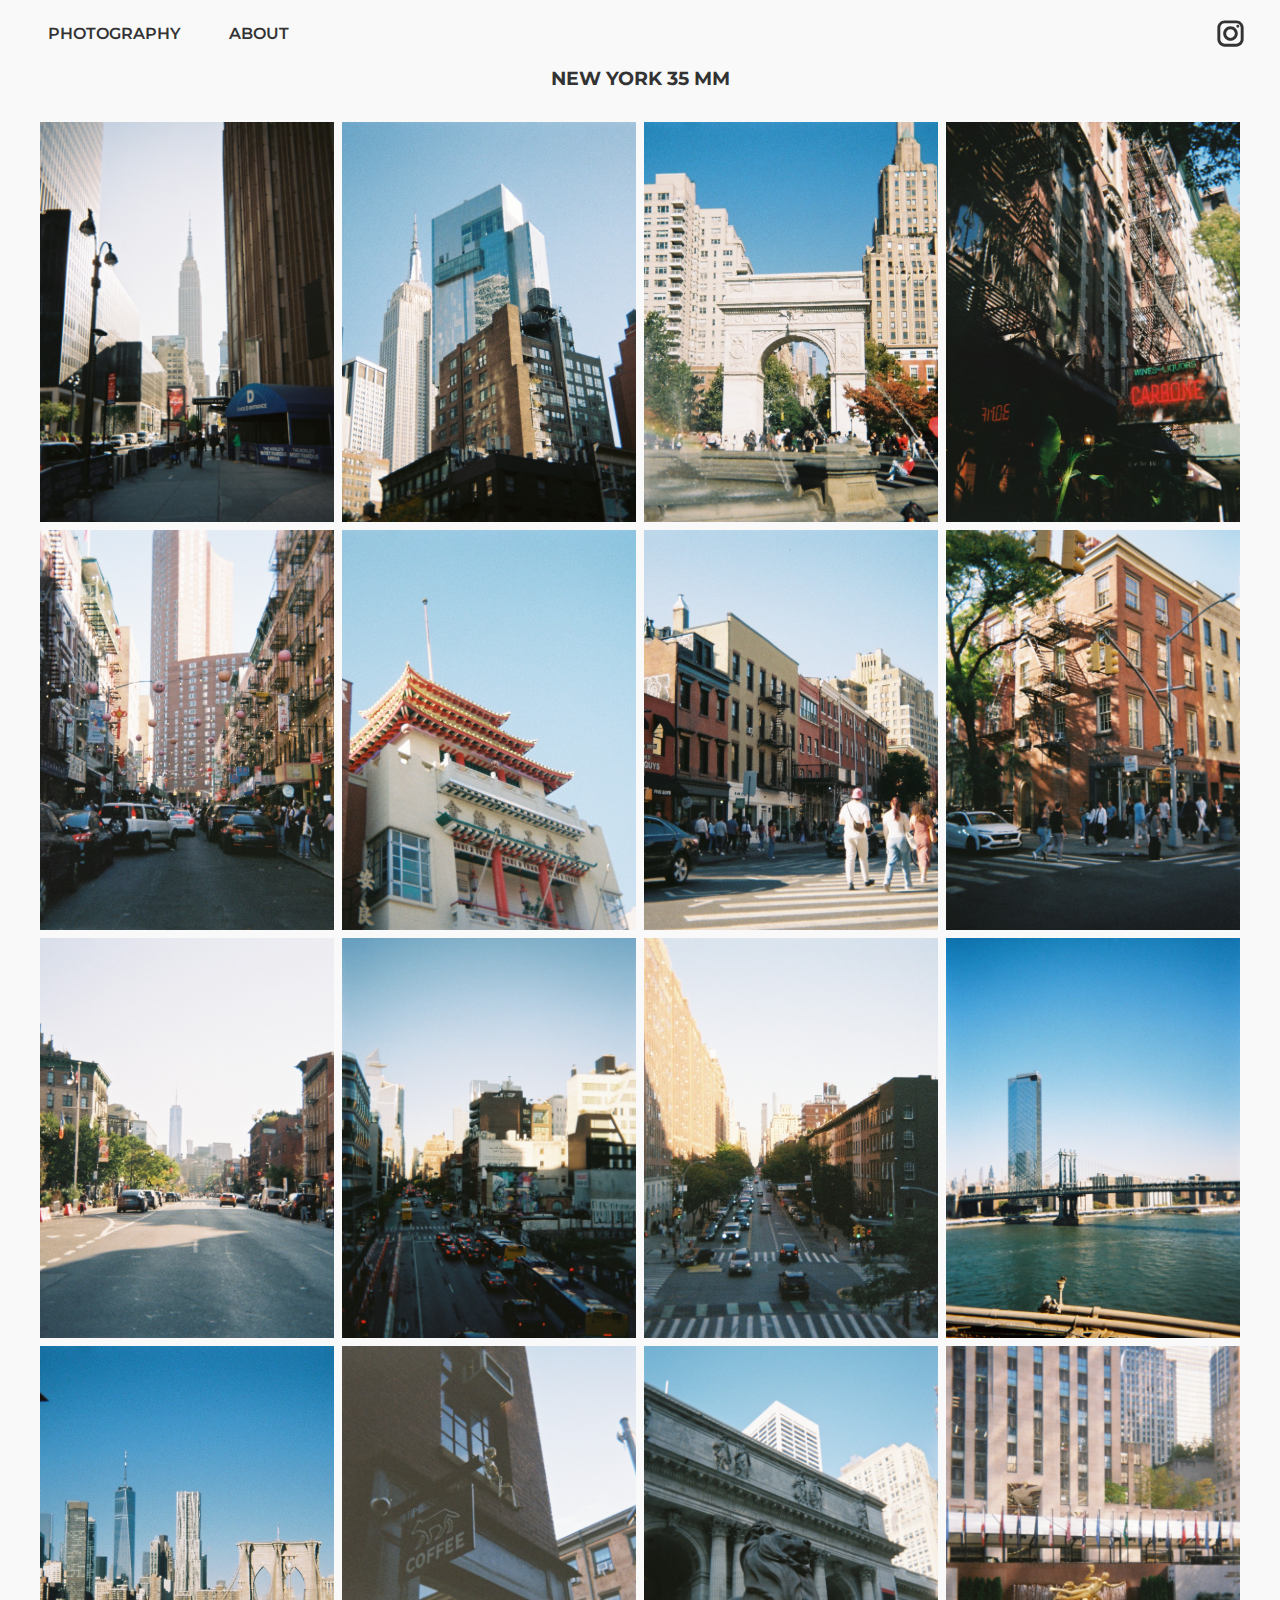
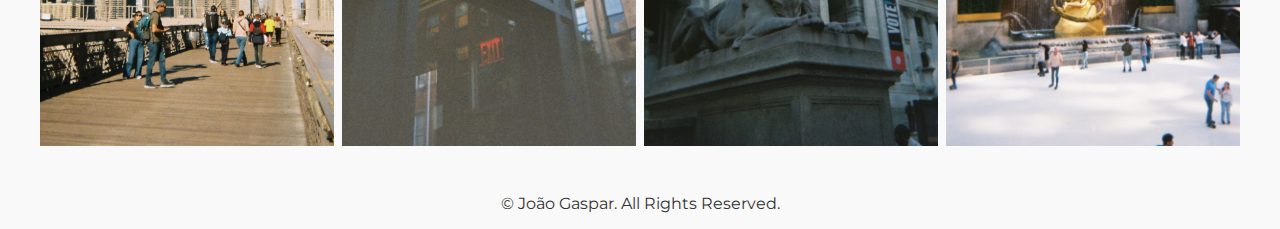
<file: newyork35.html>
<!DOCTYPE html>
<html lang="en">

<head>
    <meta charset="UTF-8">
    <meta name="viewport" content="width=device-width, initial-scale=1.0">
    <title>@joaoamgaspar - work</title>
    <link href="https://fonts.googleapis.com/css2?family=Montserrat:wght@400;700&display=swap" rel="stylesheet">
    <link rel="stylesheet" href="css/styles-masonry.css">
</head>

<body>
    <header>
        <nav>
            <ul>
                <li><a href="index.html">PHOTOGRAPHY</a></li>
                <li><a href="about.html">ABOUT</a></li>
            </ul>
            <!-- Instagram Icon -->
            <a href="https://www.instagram.com/joaoamgaspar" target="_blank" class="instagram-link">
                <img src="assets/icons8-instagram.svg" alt="Instagram" class="instagram-icon">
            </a>
        </nav>
        <h3>NEW YORK 35 MM</h3>
    </header>
    <main>
        <div class="masonry-grid">
            <div class="masonry-item">
                <img src="images/nyc35mm/nyc-002.JPG" alt="newyork35" data-large="images/nyc35mm/nyc-002.JPG">
            </div>
            <div class="masonry-item">
                <img src="images/nyc35mm/nyc-003.JPG" alt="newyork35" data-large="images/nyc35mm/nyc-003.JPG">
            </div>
            <div class="masonry-item">
                <img src="images/nyc35mm/nyc-004.JPG" alt="newyork35" data-large="images/nyc35mm/nyc-004.JPG">
            </div>
            <div class="masonry-item">
                <img src="images/nyc35mm/nyc-005.JPG" alt="newyork35" data-large="images/nyc35mm/nyc-005.JPG">
            </div>
            <div class="masonry-item">
                <img src="images/nyc35mm/nyc-006.JPG" alt="newyork35" data-large="images/nyc35mm/nyc-006.JPG">
            </div>
            <div class="masonry-item">
                <img src="images/nyc35mm/nyc-007.JPG" alt="newyork35" data-large="images/nyc35mm/nyc-007.JPG">
            </div>
            <div class="masonry-item">
                <img src="images/nyc35mm/nyc-008.JPG" alt="newyork35" data-large="images/nyc35mm/nyc-008.JPG">
            </div>
            <div class="masonry-item">
                <img src="images/nyc35mm/nyc-009.JPG" alt="newyork35" data-large="images/nyc35mm/nyc-009.JPG">
            </div>
            <div class="masonry-item">
                <img src="images/nyc35mm/nyc-010.JPG" alt="newyork35" data-large="images/nyc35mm/nyc-010.JPG">
            </div>
            <div class="masonry-item">
                <img src="images/nyc35mm/nyc-011.JPG" alt="newyork35" data-large="images/nyc35mm/nyc-011.JPG">
            </div>
            <div class="masonry-item">
                <img src="images/nyc35mm/nyc-012.JPG" alt="newyork35" data-large="images/nyc35mm/nyc-012.JPG">
            </div>
            <div class="masonry-item">
                <img src="images/nyc35mm/nyc-013.JPG" alt="newyork35" data-large="images/nyc35mm/nyc-013.JPG">
            </div>
            <div class="masonry-item">
                <img src="images/nyc35mm/nyc-014.JPG" alt="newyork35" data-large="images/nyc35mm/nyc-014.JPG">
            </div>
            <div class="masonry-item">
                <img src="images/nyc35mm/nyc-015.JPG" alt="newyork35" data-large="images/nyc35mm/nyc-015.JPG">
            </div>
            <div class="masonry-item">
                <img src="images/nyc35mm/nyc-016.JPG" alt="newyork35" data-large="images/nyc35mm/nyc-016.JPG">
            </div>
            <div class="masonry-item">
                <img src="images/nyc35mm/nyc-017.JPG" alt="newyork35" data-large="images/nyc35mm/nyc-017.JPG">
            </div>
            <div class="modal">
                <span class="close">&times;</span>
                <span class="arrow left-arrow">
                    <!-- Left Arrow SVG -->
                    <svg xmlns="http://www.w3.org/2000/svg" viewBox="0 0 24 24" fill="white" width="36px" height="36px">
                        <path d="M15.41 7.41L10.83 12l4.58 4.59L14 18l-6-6 6-6 1.41 1.41z" />
                    </svg>
                </span>
                <img class="modal-content" id="modal-image">
                <span class="arrow right-arrow">
                    <!-- Right Arrow SVG -->
                    <svg xmlns="http://www.w3.org/2000/svg" viewBox="0 0 24 24" fill="white" width="36px" height="36px">
                        <path d="M8.59 16.59L13.17 12l-4.58-4.59L10 6l6 6-6 6-1.41-1.41z" />
                    </svg>
                </span>
            </div>
            <!-- Add more photos -->
        </div>
        <!-- Modal -->
        <div class="modal">
            <span class="close">&times;</span>
            <img class="modal-content" id="modal-image">
        </div>
    </main>
    <footer>
        <p>&copy; João Gaspar. All Rights Reserved.</p>
    </footer>
    <script src="scripts/script.js"></script>
</body>

</html>
</file>
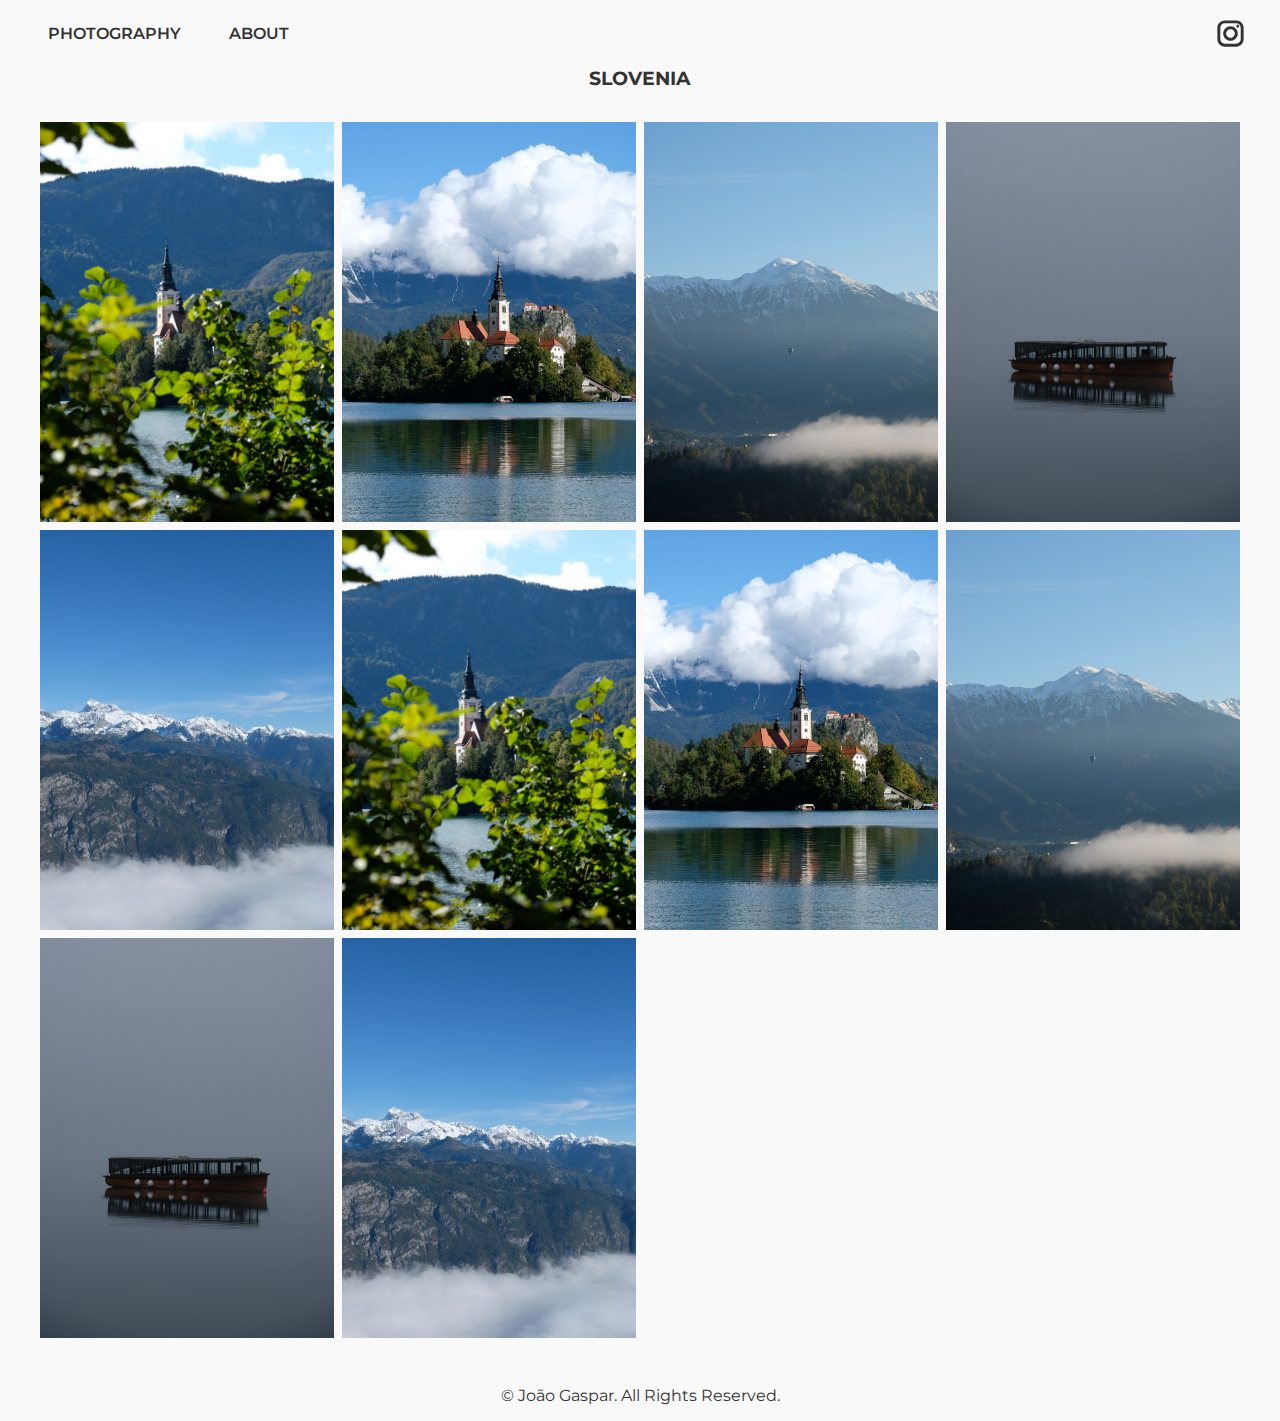
<file: slovenia.html>
<!DOCTYPE html>
<html lang="en">

<head>
    <meta charset="UTF-8">
    <meta name="viewport" content="width=device-width, initial-scale=1.0">
    <title>@joaoamgaspar - work</title>
    <link href="https://fonts.googleapis.com/css2?family=Montserrat:wght@400;700&display=swap" rel="stylesheet">
    <link rel="stylesheet" href="css/styles-masonry.css">
</head>

<body>
    <header>
        <nav>
            <ul>
                <li><a href="index.html">PHOTOGRAPHY</a></li>
                <li><a href="about.html">ABOUT</a></li>
            </ul>
            <!-- Instagram Icon -->
            <a href="https://www.instagram.com/joaoamgaspar" target="_blank" class="instagram-link">
                <img src="assets/icons8-instagram.svg" alt="Instagram" class="instagram-icon">
            </a>
        </nav>
        <h3>SLOVENIA</h3>
    </header>
    <main>
        <div class="masonry-grid">
            <div class="masonry-item">
                <img src="images/slovenia/slovenia-002.jpg" alt="Slovenia" data-large="images/slovenia/slovenia-002.jpg">
            </div>
            <div class="masonry-item">
                <img src="images/slovenia/slovenia-003.jpg" alt="Slovenia" data-large="images/slovenia/slovenia-003.jpg">
            </div>
            <div class="masonry-item">
                <img src="images/slovenia/slovenia-004.jpg" alt="Slovenia" data-large="images/slovenia/slovenia-004.jpg">
            </div>
            <div class="masonry-item">
                <img src="images/slovenia/slovenia-005.jpg" alt="Slovenia" data-large="images/slovenia/slovenia-005.jpg">
            </div>
            <div class="masonry-item">
                <img src="images/slovenia/slovenia-006.jpg" alt="Slovenia" data-large="images/slovenia/slovenia-006.jpg">
            </div>
            <div class="masonry-item">
                <img src="images/slovenia/slovenia-002.jpg" alt="Slovenia" data-large="images/slovenia/slovenia-002.jpg">
            </div>
            <div class="masonry-item">
                <img src="images/slovenia/slovenia-003.jpg" alt="Slovenia" data-large="images/slovenia/slovenia-003.jpg">
            </div>
            <div class="masonry-item">
                <img src="images/slovenia/slovenia-004.jpg" alt="Slovenia" data-large="images/slovenia/slovenia-004.jpg">
            </div>
            <div class="masonry-item">
                <img src="images/slovenia/slovenia-005.jpg" alt="Slovenia" data-large="images/slovenia/slovenia-005.jpg">
            </div>
            <div class="masonry-item">
                <img src="images/slovenia/slovenia-006.jpg" alt="Slovenia" data-large="images/slovenia/slovenia-006.jpg">
            </div>
            <div class="modal">
                <span class="close">&times;</span>
                <span class="arrow left-arrow">
                    <!-- Left Arrow SVG -->
                    <svg xmlns="http://www.w3.org/2000/svg" viewBox="0 0 24 24" fill="white" width="36px" height="36px">
                        <path d="M15.41 7.41L10.83 12l4.58 4.59L14 18l-6-6 6-6 1.41 1.41z" />
                    </svg>
                </span>
                <img class="modal-content" id="modal-image">
                <span class="arrow right-arrow">
                    <!-- Right Arrow SVG -->
                    <svg xmlns="http://www.w3.org/2000/svg" viewBox="0 0 24 24" fill="white" width="36px" height="36px">
                        <path d="M8.59 16.59L13.17 12l-4.58-4.59L10 6l6 6-6 6-1.41-1.41z" />
                    </svg>
                </span>
            </div>
            <!-- Add more photos -->
        </div>
        <!-- Modal -->
        <div class="modal">
            <span class="close">&times;</span>
            <img class="modal-content" id="modal-image">
        </div>
    </main>
    <footer>
        <p>&copy; João Gaspar. All Rights Reserved.</p>
    </footer>
    <script src="scripts/script.js"></script>
</body>

</html>
</file>
<file: css/styles-masonry.css>
/* General Styles */
* {
    margin: 0;
    padding: 0;
    box-sizing: border-box;
}

body {
    font-family: 'Montserrat', sans-serif;
    margin: 0;
    padding: 0;
    background-color: #f9f9f9;
}

/* Header */
header {
    background-color: #f9f9f9;
    color: #333;
    text-align: center;
    font-weight: bold;    
}

header h1 {
    font-size: 1.8rem;
    margin: 0;
}

/* Navigation Bar Styles */
nav {
    display: flex;
    justify-content: space-between;
    align-items: center;
    padding: 1rem 2rem;
}

.instagram-link {
    display: flex;
    align-items: center;
    justify-content: center;
    text-decoration: none;
}

.instagram-icon {
    width: 35px;
    height: 35px;
    transition: transform 0.3s ease;
}

.instagram-link:hover .instagram-icon {
    transform: scale(1.1);
}

nav ul {
    display: flex;
    list-style: none;
    gap: 1rem;
}

nav ul li a {
    text-decoration: none;
    color: #333;
    font-weight: 600;
    padding: 0.5rem 1rem;
    border-radius: 5px;
    transition: background-color 0.3s ease;
}

/* Main Section (Masonry Layout) */
main {
    padding: 2rem;
}

/* Masonry Grid */
.masonry-grid {
    display: grid;
    grid-template-columns: repeat(auto-fill, minmax(250px, 1fr));
    gap: 0.5rem;
    max-width: 1200px;
    margin: 0 auto;
}

.masonry-item {
    display: flex;
    overflow: hidden;
    height: 400px;
}

.masonry-item img {
    width: 100%;
    height: 100%;
    object-fit: cover;
    object-position: center;
    cursor: pointer;
}

/* Modal Styles */
.modal {
    display: none;
    position: fixed;
    z-index: 1000;
    left: 0;
    top: 0;
    width: 100%;
    height: 100%;
    overflow: auto;
    background-color: rgba(0, 0, 0, 0.8);
}

.modal-content {
    display: block;
    margin: 5% auto;
    max-width: 90%;
    max-height: 80%;
}

.close {
    position: absolute;
    top: 20px;
    right: 40px;
    color: white;
    font-size: 40px;
    font-weight: bold;
    cursor: pointer;
}

/* Arrow Styles */
.arrow {
    position: absolute;
    top: 50%;
    font-size: 3rem;
    color: white;
    cursor: pointer;
    user-select: none;
    z-index: 1001;
    transform: translateY(-50%);
    padding: 0.5rem;
    background-color: rgba(0, 0, 0, 0.5);
    border-radius: 50%;
    display: flex;
    align-items: center;
    justify-content: center;
}

.arrow:hover {
    background-color: rgba(0, 0, 0, 0.8);
}

.left-arrow {
    left: 5%;
}

.right-arrow {
    right: 5%;
}

.arrow svg, .arrow i {
    width: 36px;
    height: 36px;
}

/* Footer */
footer {
    background-color: #f9f9f9;
    color: #333;
    text-align: center;
    padding: 1rem;
}

/* Responsive Design */
@media (max-width: 1024px) {
    .masonry-grid {
        grid-template-columns: repeat(2, 1fr);
    }
}

@media (max-width: 768px) {
    .masonry-grid {
        grid-template-columns: repeat(1, 1fr);
    }
}

/* Mobile-Specific Modal Styles */
@media (max-width: 768px) {
    .modal {
        display: none;
        position: fixed;
        z-index: 1000;
        left: 0;
        top: 0;
        width: 100%;
        height: 100%;
        overflow: hidden; /* Disable scrolling as navigation is touch-based */
        background-color: white;
    }

    .modal-content {
        display: block;
        margin: 0;
        width: 100%;
        height: 100%;
        object-fit: contain; /* Ensure proper scaling */
    }

    body.modal-open {
        overflow: hidden; /* Prevent background scrolling */
    }

    /* Remove Arrows */
    .arrow, .left-arrow, .right-arrow {
        display: none;
    }

    .close {
        position: absolute;
        top: 20px;
        right: 40px;
        color: black;
        font-size: 40px;
        font-weight: bold;
        cursor: pointer;
    }
}
</file>
